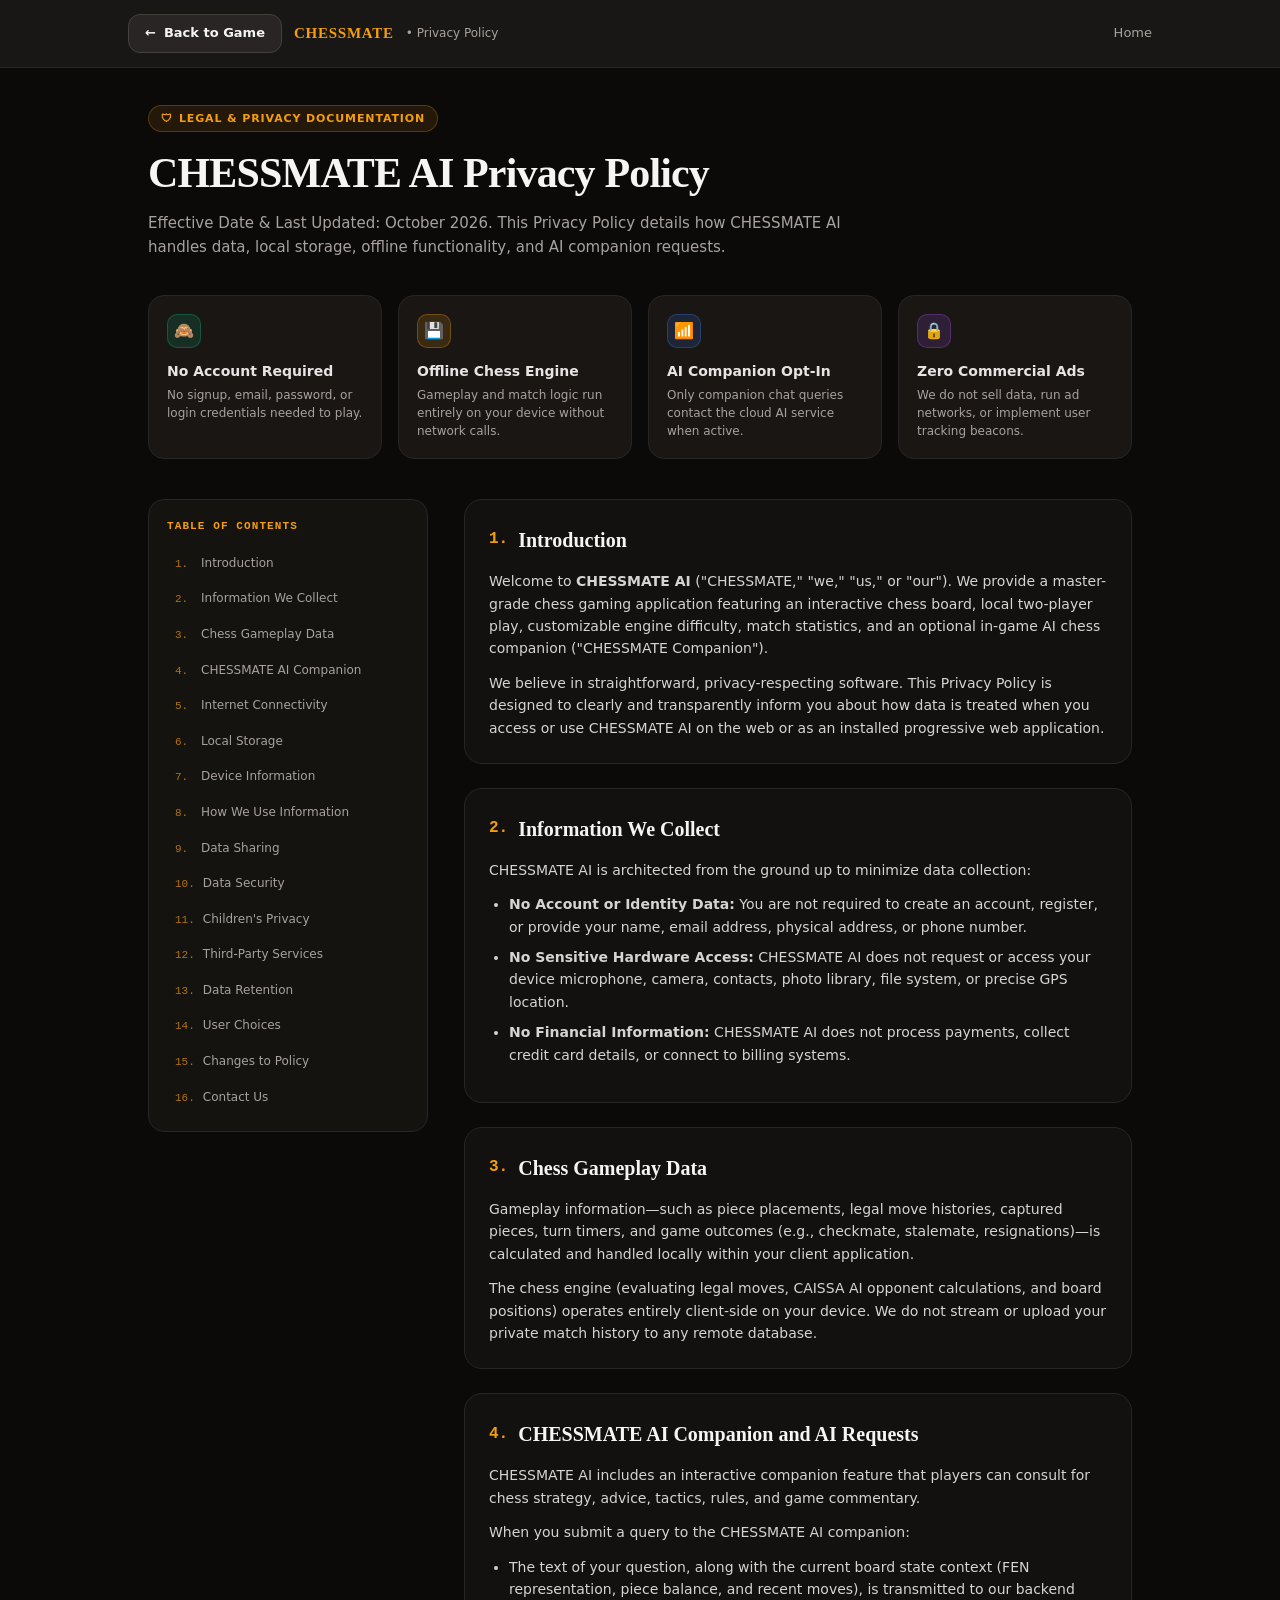
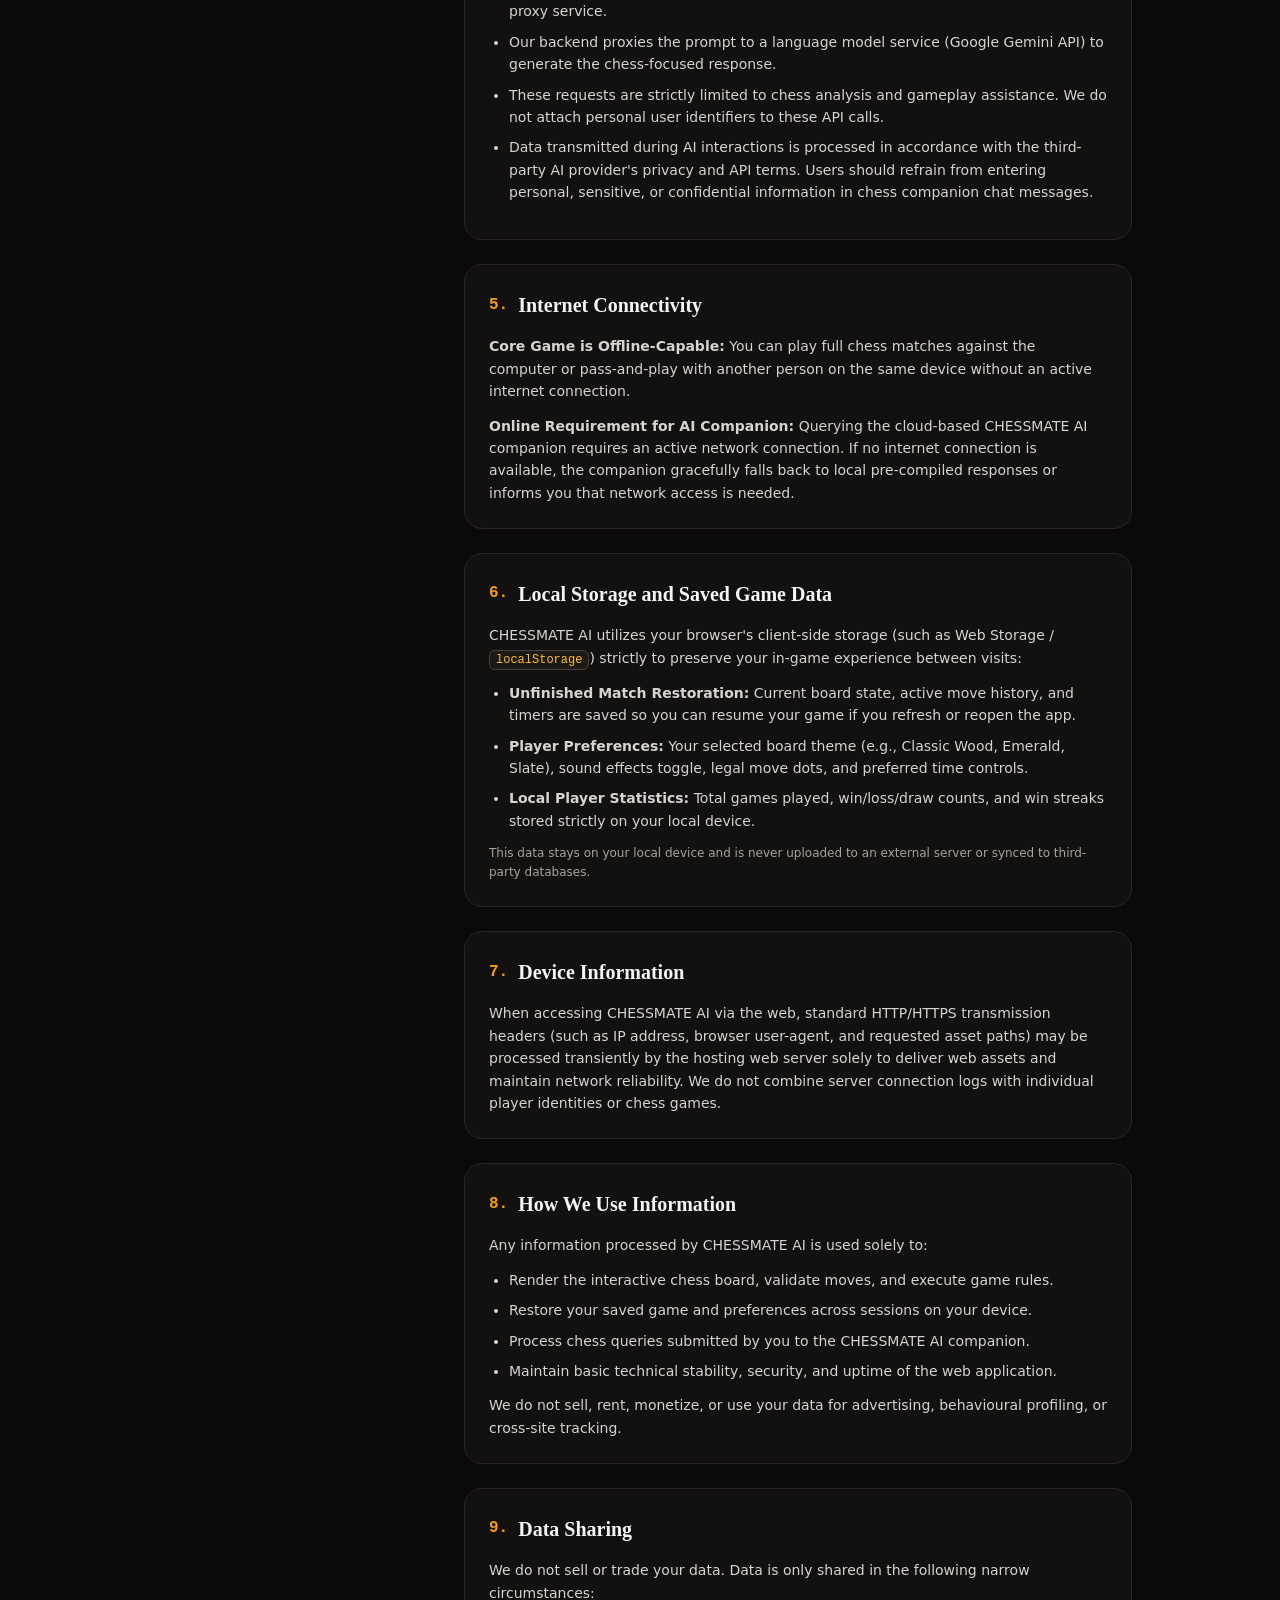
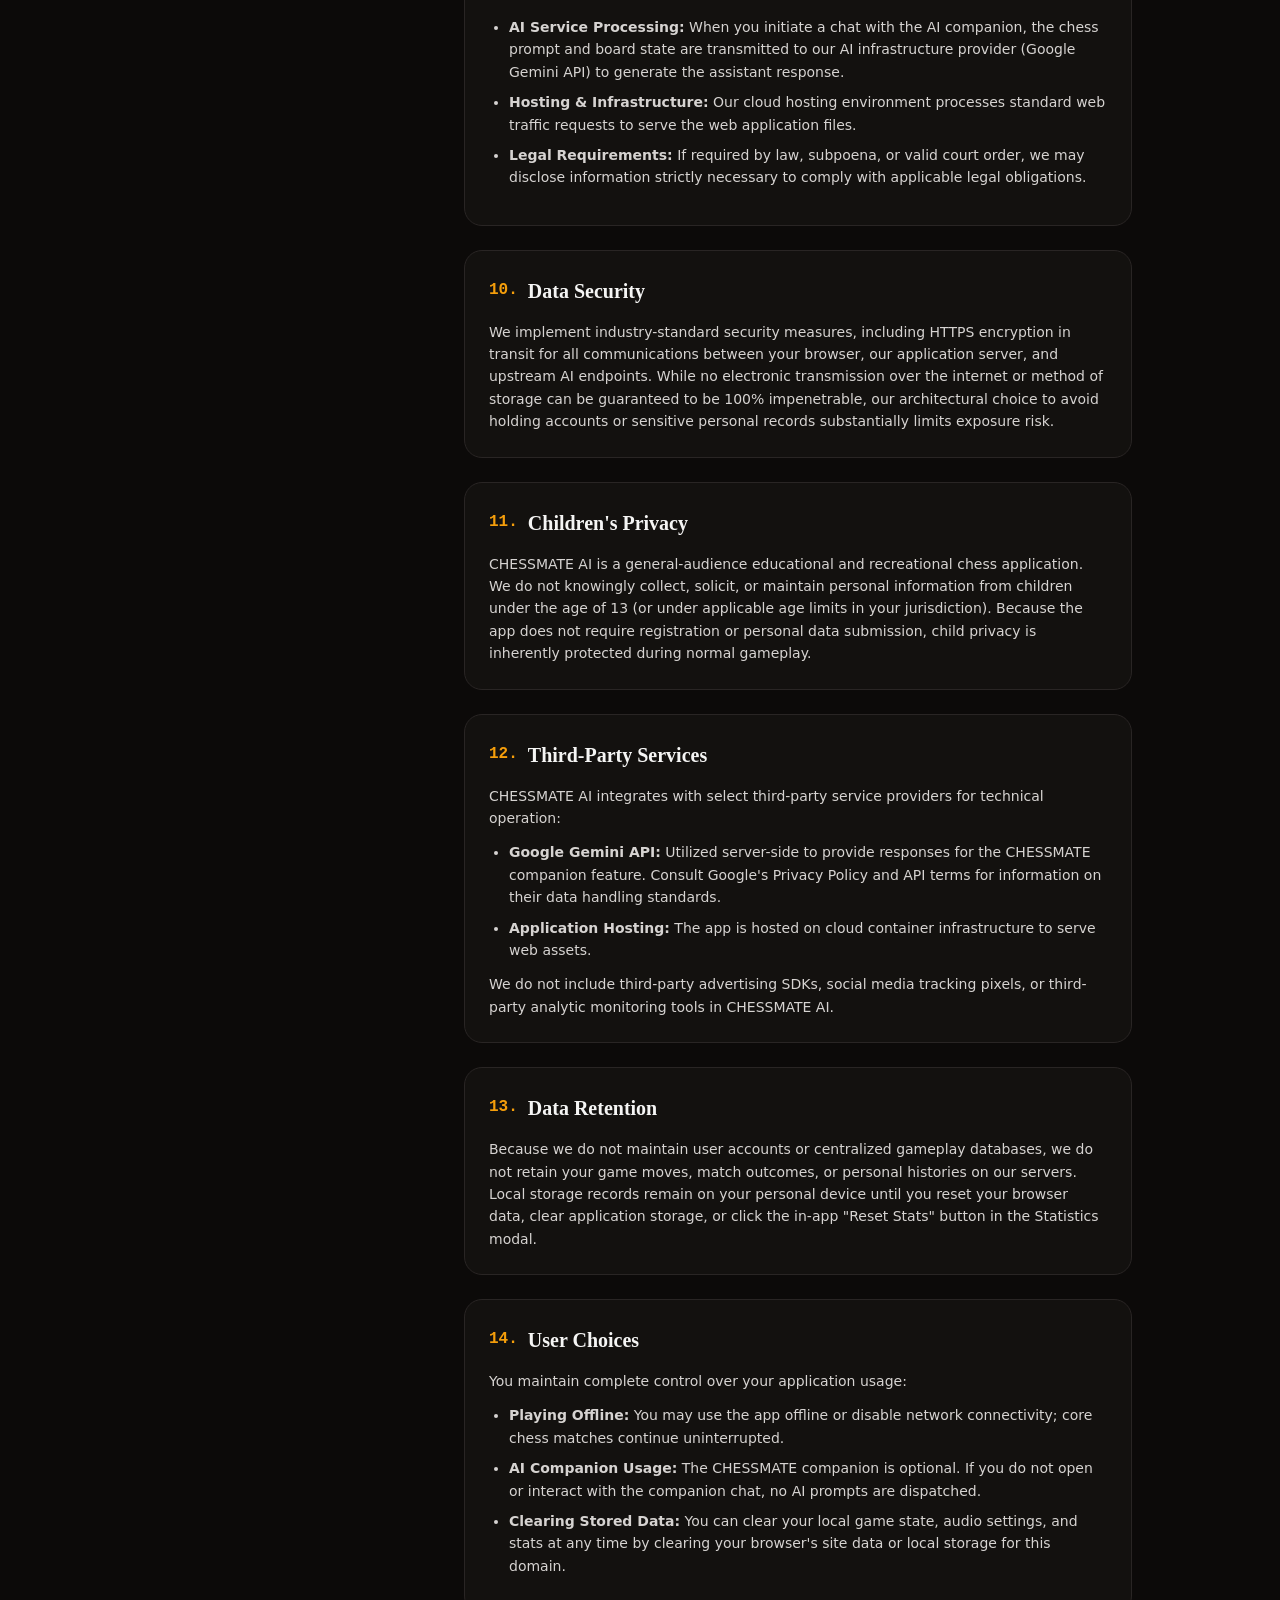
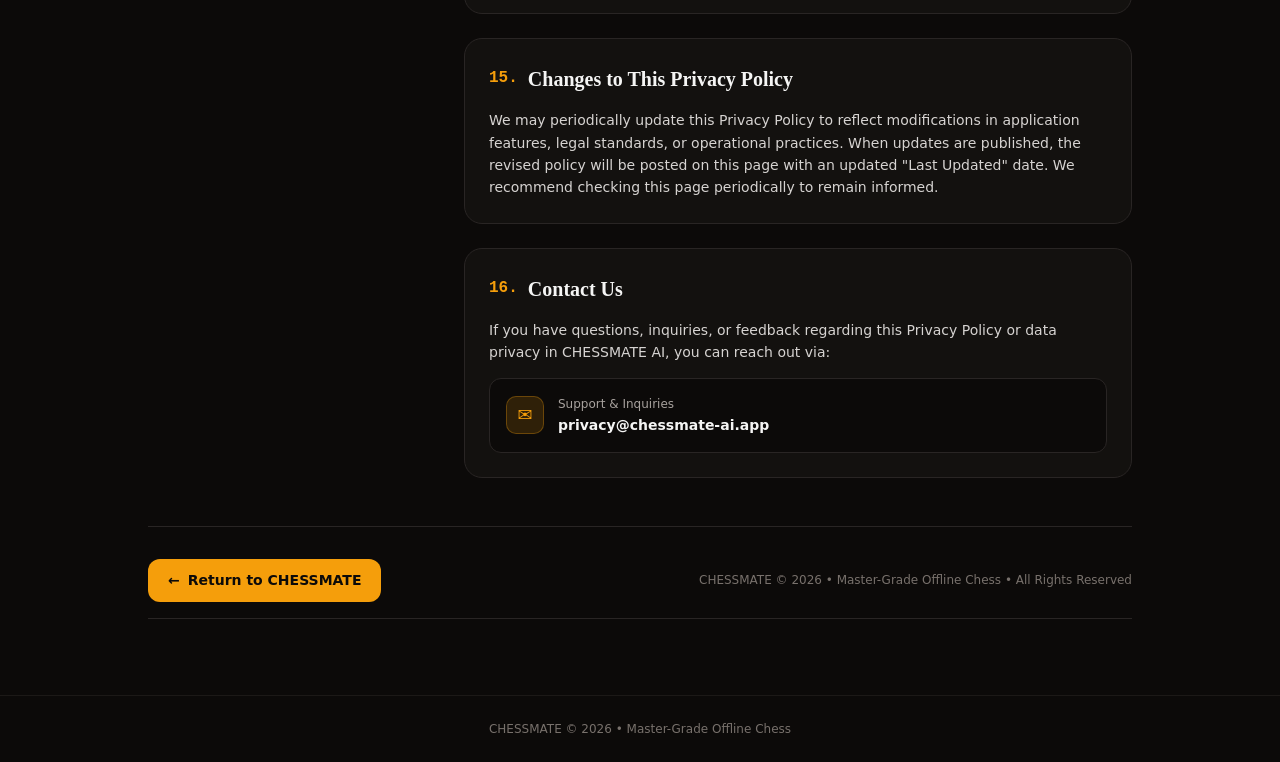
<file: public/privacy-policy/index.html>
<!doctype html>
<html lang="en">
  <head>
    <meta charset="UTF-8" />
    <meta name="viewport" content="width=device-width, initial-scale=1.0" />
    <title>CHESSMATE AI Privacy Policy</title>
    <meta name="description" content="CHESSMATE AI Privacy Policy – Complete information regarding data handling, offline chess play, device storage, and transparent AI companion interactions." />
    <meta name="theme-color" content="#0c0a09" />
    <meta property="og:title" content="CHESSMATE AI Privacy Policy" />
    <meta property="og:description" content="CHESSMATE AI Privacy Policy – Complete information regarding data handling, offline chess play, device storage, and transparent AI companion interactions." />
    <meta property="og:type" content="website" />
    <link rel="icon" type="image/svg+xml" href="/icon.svg" />
    <link rel="icon" type="image/png" sizes="192x192" href="/pwa-192x192.png" />
    <style>
      :root {
        color-scheme: dark;
      }
      * {
        box-sizing: border-box;
        margin: 0;
        padding: 0;
      }
      body {
        background-color: #0c0a09;
        color: #d6d3d1;
        font-family: system-ui, -apple-system, BlinkMacSystemFont, 'Segoe UI', Roboto, Oxygen, Ubuntu, Cantarell, sans-serif;
        line-height: 1.6;
        min-height: 100vh;
        display: flex;
        flex-direction: column;
      }
      a {
        color: #f59e0b;
        text-decoration: none;
      }
      a:hover {
        color: #fbbf24;
        text-decoration: underline;
      }
      header {
        position: sticky;
        top: 0;
        z-index: 50;
        background: rgba(28, 25, 23, 0.92);
        backdrop-filter: blur(12px);
        -webkit-backdrop-filter: blur(12px);
        border-bottom: 1px solid #292524;
        padding: 14px 20px;
      }
      .header-content {
        max-width: 1024px;
        margin: 0 auto;
        display: flex;
        align-items: center;
        justify-content: space-between;
      }
      .brand-group {
        display: flex;
        align-items: center;
        gap: 12px;
      }
      .back-btn {
        display: inline-flex;
        align-items: center;
        gap: 8px;
        padding: 8px 16px;
        background-color: #292524;
        border: 1px solid #44403c;
        border-radius: 12px;
        color: #f5f5f4;
        font-size: 13px;
        font-weight: 600;
        cursor: pointer;
        transition: all 0.15s ease;
      }
      .back-btn:hover {
        background-color: #44403c;
        color: #ffffff;
        text-decoration: none;
      }
      .brand-title {
        font-family: Georgia, serif;
        font-weight: 900;
        color: #f59e0b;
        letter-spacing: 0.05em;
        font-size: 15px;
      }
      .brand-sub {
        font-size: 12px;
        color: #a8a29e;
      }
      main {
        flex: 1;
        max-width: 1024px;
        width: 100%;
        margin: 0 auto;
        padding: 36px 20px 60px;
      }
      .hero-badge {
        display: inline-flex;
        align-items: center;
        gap: 6px;
        padding: 4px 12px;
        background: rgba(245, 158, 11, 0.1);
        border: 1px solid rgba(245, 158, 11, 0.25);
        border-radius: 9999px;
        color: #f59e0b;
        font-size: 11px;
        font-weight: 700;
        text-transform: uppercase;
        letter-spacing: 0.08em;
        margin-bottom: 16px;
      }
      h1 {
        font-family: Georgia, serif;
        font-size: clamp(28px, 4vw, 42px);
        font-weight: 900;
        color: #f5f5f4;
        letter-spacing: -0.02em;
        margin-bottom: 12px;
        line-height: 1.2;
      }
      .hero-desc {
        color: #a8a29e;
        font-size: 15px;
        max-width: 700px;
        margin-bottom: 36px;
      }
      .cards-grid {
        display: grid;
        grid-template-columns: repeat(auto-fit, minmax(220px, 1fr));
        gap: 16px;
        margin-bottom: 40px;
      }
      .summary-card {
        background: rgba(28, 25, 23, 0.85);
        border: 1px solid #292524;
        border-radius: 16px;
        padding: 18px;
      }
      .card-icon {
        width: 34px;
        height: 34px;
        border-radius: 10px;
        display: flex;
        align-items: center;
        justify-content: center;
        font-size: 16px;
        margin-bottom: 12px;
      }
      .icon-emerald { background: rgba(16, 185, 129, 0.15); border: 1px solid rgba(16, 185, 129, 0.3); color: #34d399; }
      .icon-amber { background: rgba(245, 158, 11, 0.15); border: 1px solid rgba(245, 158, 11, 0.3); color: #fbbf24; }
      .icon-blue { background: rgba(59, 130, 246, 0.15); border: 1px solid rgba(59, 130, 246, 0.3); color: #60a5fa; }
      .icon-purple { background: rgba(168, 85, 247, 0.15); border: 1px solid rgba(168, 85, 247, 0.3); color: #c084fc; }
      .card-title {
        color: #e7e5e4;
        font-size: 14px;
        font-weight: 700;
        margin-bottom: 4px;
      }
      .card-text {
        color: #a8a29e;
        font-size: 12px;
        line-height: 1.5;
      }
      .layout-grid {
        display: grid;
        grid-template-columns: 280px 1fr;
        gap: 36px;
        align-items: start;
      }
      @media (max-width: 860px) {
        .layout-grid {
          grid-template-columns: 1fr;
        }
        .toc-aside {
          display: none;
        }
      }
      .toc-aside {
        position: sticky;
        top: 86px;
        background: rgba(28, 25, 23, 0.6);
        border: 1px solid #292524;
        border-radius: 16px;
        padding: 18px;
        max-height: calc(100vh - 110px);
        overflow-y: auto;
      }
      .toc-title {
        font-size: 11px;
        font-family: monospace;
        text-transform: uppercase;
        letter-spacing: 0.1em;
        color: #f59e0b;
        font-weight: 700;
        margin-bottom: 12px;
        display: block;
      }
      .toc-links {
        display: flex;
        flex-direction: column;
        gap: 4px;
      }
      .toc-link {
        font-size: 12px;
        color: #a8a29e;
        padding: 6px 8px;
        border-radius: 8px;
        transition: all 0.15s;
        text-decoration: none;
        display: flex;
        gap: 8px;
        align-items: baseline;
      }
      .toc-link:hover {
        background: #292524;
        color: #ffffff;
        text-decoration: none;
      }
      .toc-num {
        color: rgba(245, 158, 11, 0.7);
        font-family: monospace;
        font-size: 11px;
        min-width: 18px;
      }
      .content-sections {
        display: flex;
        flex-direction: column;
        gap: 24px;
      }
      .section-card {
        background: rgba(28, 25, 23, 0.45);
        border: 1px solid #292524;
        border-radius: 18px;
        padding: 24px;
        scroll-margin-top: 90px;
      }
      .section-heading {
        font-family: Georgia, serif;
        font-size: 20px;
        font-weight: 700;
        color: #f5f5f4;
        margin-bottom: 14px;
        display: flex;
        align-items: center;
        gap: 10px;
      }
      .section-num {
        color: #f59e0b;
        font-family: monospace;
        font-size: 16px;
      }
      .section-card p {
        color: #d6d3d1;
        font-size: 14px;
        margin-bottom: 12px;
      }
      .section-card p:last-child {
        margin-bottom: 0;
      }
      .section-card ul {
        list-style: disc;
        padding-left: 20px;
        color: #d6d3d1;
        font-size: 14px;
        display: flex;
        flex-direction: column;
        gap: 8px;
        margin-bottom: 12px;
      }
      .section-card code {
        background: #1c1917;
        border: 1px solid #44403c;
        padding: 2px 6px;
        border-radius: 6px;
        font-family: monospace;
        font-size: 12px;
        color: #fbbf24;
      }
      .contact-box {
        display: flex;
        align-items: center;
        gap: 14px;
        background: #0c0a09;
        border: 1px solid #292524;
        border-radius: 12px;
        padding: 16px;
        margin-top: 14px;
      }
      .contact-icon {
        width: 38px;
        height: 38px;
        border-radius: 10px;
        background: rgba(245, 158, 11, 0.15);
        border: 1px solid rgba(245, 158, 11, 0.3);
        color: #f59e0b;
        display: flex;
        align-items: center;
        justify-content: center;
        font-size: 18px;
        flex-shrink: 0;
      }
      footer {
        border-top: 1px solid #1c1917;
        padding: 24px 20px;
        text-align: center;
        font-size: 12px;
        color: #78716c;
      }
      .footer-actions {
        max-width: 1024px;
        margin: 0 auto;
        display: flex;
        flex-wrap: wrap;
        align-items: center;
        justify-content: space-between;
        gap: 16px;
        padding-bottom: 16px;
        margin-bottom: 16px;
        border-bottom: 1px solid #292524;
      }
      .primary-return-btn {
        display: inline-flex;
        align-items: center;
        gap: 8px;
        padding: 10px 20px;
        background-color: #f59e0b;
        border: none;
        border-radius: 12px;
        color: #0c0a09;
        font-size: 14px;
        font-weight: 700;
        cursor: pointer;
        transition: background 0.15s;
        text-decoration: none;
      }
      .primary-return-btn:hover {
        background-color: #fbbf24;
        color: #0c0a09;
        text-decoration: none;
      }
    </style>
  </head>
  <body>
    <!-- Top Header -->
    <header>
      <div class="header-content">
        <div class="brand-group">
          <a href="/" class="back-btn" id="header-back-link" title="Return to CHESSMATE">
            <span>&larr;</span>
            <span>Back to Game</span>
          </a>
          <span class="brand-title">CHESSMATE</span>
          <span class="brand-sub">&bull; Privacy Policy</span>
        </div>
        <a href="/" style="font-size: 13px; color: #a8a29e;">Home</a>
      </div>
    </header>

    <!-- Main Content -->
    <main>
      <div class="hero-badge">
        <span>&#128737;</span>
        <span>Legal &amp; Privacy Documentation</span>
      </div>
      <h1>CHESSMATE AI Privacy Policy</h1>
      <p class="hero-desc">
        Effective Date &amp; Last Updated: October 2026. This Privacy Policy details how CHESSMATE AI handles data, local storage, offline functionality, and AI companion requests.
      </p>

      <!-- Key Summary Highlights -->
      <div class="cards-grid">
        <div class="summary-card">
          <div class="card-icon icon-emerald">&#128584;</div>
          <div class="card-title">No Account Required</div>
          <div class="card-text">No signup, email, password, or login credentials needed to play.</div>
        </div>
        <div class="summary-card">
          <div class="card-icon icon-amber">&#128190;</div>
          <div class="card-title">Offline Chess Engine</div>
          <div class="card-text">Gameplay and match logic run entirely on your device without network calls.</div>
        </div>
        <div class="summary-card">
          <div class="card-icon icon-blue">&#128246;</div>
          <div class="card-title">AI Companion Opt-In</div>
          <div class="card-text">Only companion chat queries contact the cloud AI service when active.</div>
        </div>
        <div class="summary-card">
          <div class="card-icon icon-purple">&#128274;</div>
          <div class="card-title">Zero Commercial Ads</div>
          <div class="card-text">We do not sell data, run ad networks, or implement user tracking beacons.</div>
        </div>
      </div>

      <!-- Main Layout -->
      <div class="layout-grid">
        <!-- Table of Contents -->
        <aside class="toc-aside">
          <span class="toc-title">Table of Contents</span>
          <nav class="toc-links">
            <a href="#introduction" class="toc-link"><span class="toc-num">1.</span><span>Introduction</span></a>
            <a href="#information-we-collect" class="toc-link"><span class="toc-num">2.</span><span>Information We Collect</span></a>
            <a href="#chess-gameplay-data" class="toc-link"><span class="toc-num">3.</span><span>Chess Gameplay Data</span></a>
            <a href="#chessmate-ai-companion" class="toc-link"><span class="toc-num">4.</span><span>CHESSMATE AI Companion</span></a>
            <a href="#internet-connectivity" class="toc-link"><span class="toc-num">5.</span><span>Internet Connectivity</span></a>
            <a href="#local-storage" class="toc-link"><span class="toc-num">6.</span><span>Local Storage</span></a>
            <a href="#device-information" class="toc-link"><span class="toc-num">7.</span><span>Device Information</span></a>
            <a href="#how-we-use-information" class="toc-link"><span class="toc-num">8.</span><span>How We Use Information</span></a>
            <a href="#data-sharing" class="toc-link"><span class="toc-num">9.</span><span>Data Sharing</span></a>
            <a href="#data-security" class="toc-link"><span class="toc-num">10.</span><span>Data Security</span></a>
            <a href="#childrens-privacy" class="toc-link"><span class="toc-num">11.</span><span>Children's Privacy</span></a>
            <a href="#third-party-services" class="toc-link"><span class="toc-num">12.</span><span>Third-Party Services</span></a>
            <a href="#data-retention" class="toc-link"><span class="toc-num">13.</span><span>Data Retention</span></a>
            <a href="#user-choices" class="toc-link"><span class="toc-num">14.</span><span>User Choices</span></a>
            <a href="#changes-to-policy" class="toc-link"><span class="toc-num">15.</span><span>Changes to Policy</span></a>
            <a href="#contact-us" class="toc-link"><span class="toc-num">16.</span><span>Contact Us</span></a>
          </nav>
        </aside>

        <!-- All 16 Complete Policy Sections -->
        <div class="content-sections">
          <section id="introduction" class="section-card">
            <h2 class="section-heading"><span class="section-num">1.</span> Introduction</h2>
            <p>
              Welcome to <strong>CHESSMATE AI</strong> ("CHESSMATE," "we," "us," or "our"). We provide a master-grade chess gaming application featuring an interactive chess board, local two-player play, customizable engine difficulty, match statistics, and an optional in-game AI chess companion ("CHESSMATE Companion").
            </p>
            <p>
              We believe in straightforward, privacy-respecting software. This Privacy Policy is designed to clearly and transparently inform you about how data is treated when you access or use CHESSMATE AI on the web or as an installed progressive web application.
            </p>
          </section>

          <section id="information-we-collect" class="section-card">
            <h2 class="section-heading"><span class="section-num">2.</span> Information We Collect</h2>
            <p>CHESSMATE AI is architected from the ground up to minimize data collection:</p>
            <ul>
              <li><strong>No Account or Identity Data:</strong> You are not required to create an account, register, or provide your name, email address, physical address, or phone number.</li>
              <li><strong>No Sensitive Hardware Access:</strong> CHESSMATE AI does not request or access your device microphone, camera, contacts, photo library, file system, or precise GPS location.</li>
              <li><strong>No Financial Information:</strong> CHESSMATE AI does not process payments, collect credit card details, or connect to billing systems.</li>
            </ul>
          </section>

          <section id="chess-gameplay-data" class="section-card">
            <h2 class="section-heading"><span class="section-num">3.</span> Chess Gameplay Data</h2>
            <p>
              Gameplay information—such as piece placements, legal move histories, captured pieces, turn timers, and game outcomes (e.g., checkmate, stalemate, resignations)—is calculated and handled locally within your client application.
            </p>
            <p>
              The chess engine (evaluating legal moves, CAISSA AI opponent calculations, and board positions) operates entirely client-side on your device. We do not stream or upload your private match history to any remote database.
            </p>
          </section>

          <section id="chessmate-ai-companion" class="section-card">
            <h2 class="section-heading"><span class="section-num">4.</span> CHESSMATE AI Companion and AI Requests</h2>
            <p>
              CHESSMATE AI includes an interactive companion feature that players can consult for chess strategy, advice, tactics, rules, and game commentary.
            </p>
            <p>When you submit a query to the CHESSMATE AI companion:</p>
            <ul>
              <li>The text of your question, along with the current board state context (FEN representation, piece balance, and recent moves), is transmitted to our backend proxy service.</li>
              <li>Our backend proxies the prompt to a language model service (Google Gemini API) to generate the chess-focused response.</li>
              <li>These requests are strictly limited to chess analysis and gameplay assistance. We do not attach personal user identifiers to these API calls.</li>
              <li>Data transmitted during AI interactions is processed in accordance with the third-party AI provider's privacy and API terms. Users should refrain from entering personal, sensitive, or confidential information in chess companion chat messages.</li>
            </ul>
          </section>

          <section id="internet-connectivity" class="section-card">
            <h2 class="section-heading"><span class="section-num">5.</span> Internet Connectivity</h2>
            <p>
              <strong>Core Game is Offline-Capable:</strong> You can play full chess matches against the computer or pass-and-play with another person on the same device without an active internet connection.
            </p>
            <p>
              <strong>Online Requirement for AI Companion:</strong> Querying the cloud-based CHESSMATE AI companion requires an active network connection. If no internet connection is available, the companion gracefully falls back to local pre-compiled responses or informs you that network access is needed.
            </p>
          </section>

          <section id="local-storage" class="section-card">
            <h2 class="section-heading"><span class="section-num">6.</span> Local Storage and Saved Game Data</h2>
            <p>
              CHESSMATE AI utilizes your browser's client-side storage (such as Web Storage / <code>localStorage</code>) strictly to preserve your in-game experience between visits:
            </p>
            <ul>
              <li><strong>Unfinished Match Restoration:</strong> Current board state, active move history, and timers are saved so you can resume your game if you refresh or reopen the app.</li>
              <li><strong>Player Preferences:</strong> Your selected board theme (e.g., Classic Wood, Emerald, Slate), sound effects toggle, legal move dots, and preferred time controls.</li>
              <li><strong>Local Player Statistics:</strong> Total games played, win/loss/draw counts, and win streaks stored strictly on your local device.</li>
            </ul>
            <p style="font-size: 12px; color: #a8a29e; margin-top: 8px;">
              This data stays on your local device and is never uploaded to an external server or synced to third-party databases.
            </p>
          </section>

          <section id="device-information" class="section-card">
            <h2 class="section-heading"><span class="section-num">7.</span> Device Information</h2>
            <p>
              When accessing CHESSMATE AI via the web, standard HTTP/HTTPS transmission headers (such as IP address, browser user-agent, and requested asset paths) may be processed transiently by the hosting web server solely to deliver web assets and maintain network reliability. We do not combine server connection logs with individual player identities or chess games.
            </p>
          </section>

          <section id="how-we-use-information" class="section-card">
            <h2 class="section-heading"><span class="section-num">8.</span> How We Use Information</h2>
            <p>Any information processed by CHESSMATE AI is used solely to:</p>
            <ul>
              <li>Render the interactive chess board, validate moves, and execute game rules.</li>
              <li>Restore your saved game and preferences across sessions on your device.</li>
              <li>Process chess queries submitted by you to the CHESSMATE AI companion.</li>
              <li>Maintain basic technical stability, security, and uptime of the web application.</li>
            </ul>
            <p style="margin-top: 8px;">
              We do not sell, rent, monetize, or use your data for advertising, behavioural profiling, or cross-site tracking.
            </p>
          </section>

          <section id="data-sharing" class="section-card">
            <h2 class="section-heading"><span class="section-num">9.</span> Data Sharing</h2>
            <p>We do not sell or trade your data. Data is only shared in the following narrow circumstances:</p>
            <ul>
              <li><strong>AI Service Processing:</strong> When you initiate a chat with the AI companion, the chess prompt and board state are transmitted to our AI infrastructure provider (Google Gemini API) to generate the assistant response.</li>
              <li><strong>Hosting &amp; Infrastructure:</strong> Our cloud hosting environment processes standard web traffic requests to serve the web application files.</li>
              <li><strong>Legal Requirements:</strong> If required by law, subpoena, or valid court order, we may disclose information strictly necessary to comply with applicable legal obligations.</li>
            </ul>
          </section>

          <section id="data-security" class="section-card">
            <h2 class="section-heading"><span class="section-num">10.</span> Data Security</h2>
            <p>
              We implement industry-standard security measures, including HTTPS encryption in transit for all communications between your browser, our application server, and upstream AI endpoints. While no electronic transmission over the internet or method of storage can be guaranteed to be 100% impenetrable, our architectural choice to avoid holding accounts or sensitive personal records substantially limits exposure risk.
            </p>
          </section>

          <section id="childrens-privacy" class="section-card">
            <h2 class="section-heading"><span class="section-num">11.</span> Children's Privacy</h2>
            <p>
              CHESSMATE AI is a general-audience educational and recreational chess application. We do not knowingly collect, solicit, or maintain personal information from children under the age of 13 (or under applicable age limits in your jurisdiction). Because the app does not require registration or personal data submission, child privacy is inherently protected during normal gameplay.
            </p>
          </section>

          <section id="third-party-services" class="section-card">
            <h2 class="section-heading"><span class="section-num">12.</span> Third-Party Services</h2>
            <p>CHESSMATE AI integrates with select third-party service providers for technical operation:</p>
            <ul>
              <li><strong>Google Gemini API:</strong> Utilized server-side to provide responses for the CHESSMATE companion feature. Consult Google's Privacy Policy and API terms for information on their data handling standards.</li>
              <li><strong>Application Hosting:</strong> The app is hosted on cloud container infrastructure to serve web assets.</li>
            </ul>
            <p style="margin-top: 8px;">
              We do not include third-party advertising SDKs, social media tracking pixels, or third-party analytic monitoring tools in CHESSMATE AI.
            </p>
          </section>

          <section id="data-retention" class="section-card">
            <h2 class="section-heading"><span class="section-num">13.</span> Data Retention</h2>
            <p>
              Because we do not maintain user accounts or centralized gameplay databases, we do not retain your game moves, match outcomes, or personal histories on our servers. Local storage records remain on your personal device until you reset your browser data, clear application storage, or click the in-app "Reset Stats" button in the Statistics modal.
            </p>
          </section>

          <section id="user-choices" class="section-card">
            <h2 class="section-heading"><span class="section-num">14.</span> User Choices</h2>
            <p>You maintain complete control over your application usage:</p>
            <ul>
              <li><strong>Playing Offline:</strong> You may use the app offline or disable network connectivity; core chess matches continue uninterrupted.</li>
              <li><strong>AI Companion Usage:</strong> The CHESSMATE companion is optional. If you do not open or interact with the companion chat, no AI prompts are dispatched.</li>
              <li><strong>Clearing Stored Data:</strong> You can clear your local game state, audio settings, and stats at any time by clearing your browser's site data or local storage for this domain.</li>
            </ul>
          </section>

          <section id="changes-to-policy" class="section-card">
            <h2 class="section-heading"><span class="section-num">15.</span> Changes to This Privacy Policy</h2>
            <p>
              We may periodically update this Privacy Policy to reflect modifications in application features, legal standards, or operational practices. When updates are published, the revised policy will be posted on this page with an updated "Last Updated" date. We recommend checking this page periodically to remain informed.
            </p>
          </section>

          <section id="contact-us" class="section-card">
            <h2 class="section-heading"><span class="section-num">16.</span> Contact Us</h2>
            <p>
              If you have questions, inquiries, or feedback regarding this Privacy Policy or data privacy in CHESSMATE AI, you can reach out via:
            </p>
            <div class="contact-box">
              <div class="contact-icon">&#9993;</div>
              <div>
                <div style="font-size: 12px; color: #a8a29e;">Support &amp; Inquiries</div>
                <div style="font-size: 14px; font-weight: 600; color: #f5f5f4;">privacy@chessmate-ai.app</div>
              </div>
            </div>
          </section>
        </div>
      </div>

      <!-- Bottom Navigation Footer -->
      <div style="margin-top: 48px; padding-top: 32px; border-top: 1px solid #292524;">
        <div class="footer-actions">
          <a href="/" class="primary-return-btn">
            <span>&larr;</span>
            <span>Return to CHESSMATE</span>
          </a>
          <span style="font-size: 12px; color: #78716c;">
            CHESSMATE &copy; 2026 &bull; Master-Grade Offline Chess &bull; All Rights Reserved
          </span>
        </div>
      </div>
    </main>

    <footer>
      <span>CHESSMATE &copy; 2026 &bull; Master-Grade Offline Chess</span>
    </footer>

    <script>
      // Support smooth back-button navigation if user navigated from the app
      document.querySelectorAll('#header-back-link, .primary-return-btn').forEach(function(el) {
        el.addEventListener('click', function(e) {
          if (window.history.length > 1 && document.referrer && document.referrer.indexOf(window.location.host) !== -1) {
            e.preventDefault();
            window.history.back();
          }
        });
      });
    </script>
  </body>
</html>
</file>
